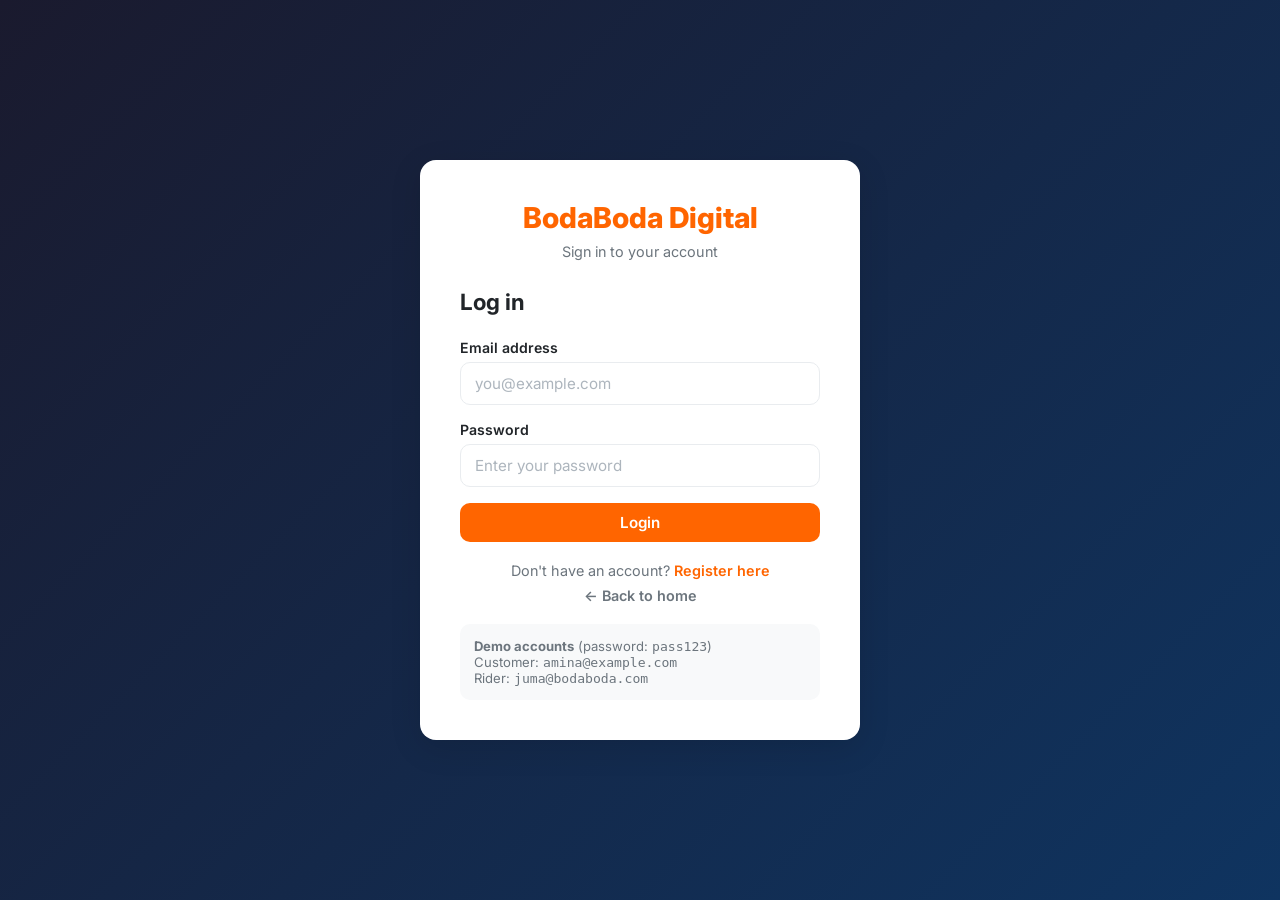
<file: frontend/dashboard.html>
<!DOCTYPE html>
<html lang="en">
<head>
  <meta charset="UTF-8">
  <meta name="viewport" content="width=device-width, initial-scale=1.0">
  <title>My Dashboard – BodaBoda Digital</title>
  <link rel="stylesheet" href="css/styles.css">
</head>
<body>

  <nav class="navbar">
    <a href="/" class="navbar-brand">BodaBoda Digital</a>
    <div class="navbar-links">
      <a href="request.html"><button class="btn btn-primary btn-sm">+ New Ride</button></a>
      <button class="btn btn-outline btn-sm" onclick="logout()">Logout</button>
    </div>
  </nav>

  <div class="page-wrapper">

    <div class="page-header">
      <h1>My Dashboard</h1>
      <p id="welcome-sub" class="text-muted"></p>
    </div>

    <div id="alert-box"></div>

    <div class="stats-grid" id="stats-grid">
      <div class="stat-card">
        <div class="stat-label">Completed Trips</div>
        <div class="stat-value" id="stat-completed">—</div>
      </div>
      <div class="stat-card">
        <div class="stat-label">Total Trips</div>
        <div class="stat-value" id="stat-total">—</div>
      </div>
      <div class="stat-card">
        <div class="stat-label">Phone</div>
        <div class="stat-value" id="stat-phone" style="font-size:1.1rem;">—</div>
      </div>
    </div>

    <div class="table-wrap">
      <h3 style="padding:20px 24px 0;">Recent Trips</h3>
      <div id="trips-body">
        <p style="padding:24px; color:var(--text-muted);">Loading trips...</p>
      </div>
    </div>

  </div>

  <script src="js/app.js"></script>
  <script>
    requireLogin('customer');
    const user = getStoredUser();
    document.getElementById('welcome-sub').textContent = user.name;

    async function loadDashboard() {
      try {
        const res  = await fetch(`/api/dashboard/customer?user_id=${user.user_id}`);
        const data = await res.json();
        if (!res.ok) throw new Error(data.error || 'Failed to load dashboard');

        document.getElementById('stat-completed').textContent = data.completed;
        document.getElementById('stat-total').textContent     = data.trips.length;
        document.getElementById('stat-phone').textContent     = data.phone || '—';

        if (!data.trips.length) {
          document.getElementById('trips-body').innerHTML = `
            <div style="padding:40px; text-align:center; color:var(--text-muted);">
              No trips on record. <a href="request.html" style="color:var(--orange); font-weight:600;">Request a ride</a>
            </div>`;
          return;
        }

        document.getElementById('trips-body').innerHTML = `
          <table>
            <thead>
              <tr>
                <th>#</th><th>Pickup</th><th>Destination</th><th>Rider</th>
                <th>Fare</th><th>Status</th><th>Date</th>
              </tr>
            </thead>
            <tbody>
              ${data.trips.map(t => `
                <tr>
                  <td data-label="#">${t.id}</td>
                  <td data-label="Pickup">${t.pickup}</td>
                  <td data-label="Destination">${t.destination}</td>
                  <td data-label="Rider">${t.rider_name || '—'}</td>
                  <td data-label="Fare">TZS ${t.fare ?? '—'}</td>
                  <td data-label="Status"><span class="badge ${badgeClass(t.status)}">${t.status}</span></td>
                  <td data-label="Date">${fmtDate(t.created_at)}</td>
                </tr>`).join('')}
            </tbody>
          </table>`;
      } catch(err) {
        document.getElementById('alert-box').innerHTML = `<div class="alert alert-error">${err.message}</div>`;
      }
    }

    function badgeClass(s) {
      return {completed:'badge-success', active:'badge-info', pending:'badge-warning', cancelled:'badge-danger'}[s] || 'badge-secondary';
    }
    function fmtDate(d) {
      if (!d) return '—';
      return new Date(d).toLocaleDateString('en-KE', { day:'numeric', month:'short', year:'numeric' });
    }

    loadDashboard();
  </script>
</body>
</html>
</file>
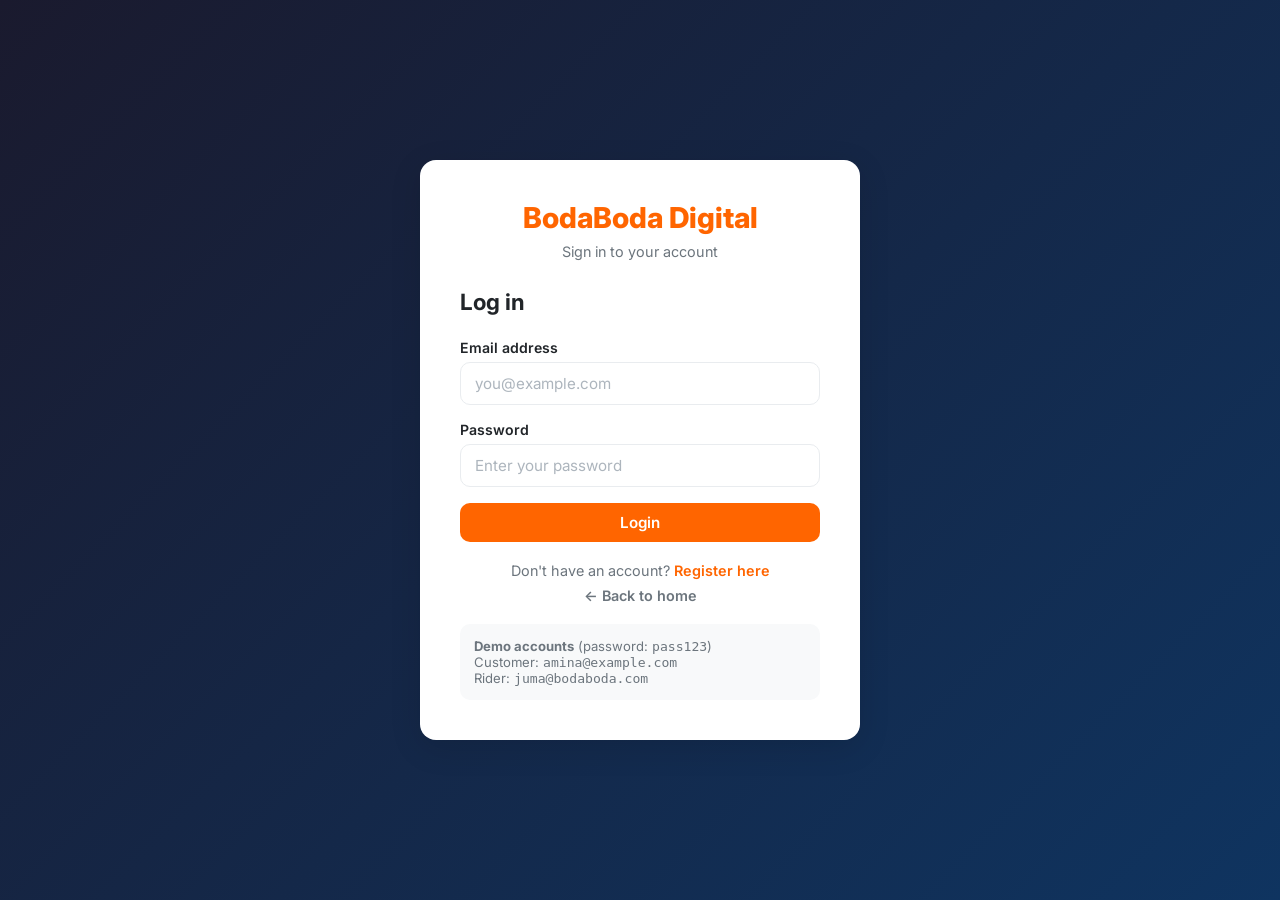
<file: frontend/login.html>
<!DOCTYPE html>
<html lang="en">
<head>
  <meta charset="UTF-8">
  <meta name="viewport" content="width=device-width, initial-scale=1.0">
  <title>Login – BodaBoda Digital</title>
  <link rel="stylesheet" href="css/styles.css">
</head>
<body class="auth-page">

  <div class="auth-card">
    <div class="logo">BodaBoda Digital</div>
    <div class="logo-sub">Sign in to your account</div>

    <h2>Log in</h2>
    <div id="alert-box"></div>

    <form id="login-form">
      <div class="form-group">
        <label class="form-label" for="email">Email address</label>
        <input class="form-input" type="email" id="email" name="email" required placeholder="you@example.com" autocomplete="email">
      </div>
      <div class="form-group">
        <label class="form-label" for="password">Password</label>
        <input class="form-input" type="password" id="password" name="password" required placeholder="Enter your password" autocomplete="current-password">
      </div>
      <button class="btn btn-primary btn-block" type="submit" id="login-btn">
        Login
      </button>
    </form>

    <div class="auth-footer">
      Don't have an account? <a href="register.html">Register here</a>
    </div>
    <div class="auth-footer mt-1">
      <a href="/" style="color:var(--text-muted);">← Back to home</a>
    </div>

    <div style="margin-top:20px; padding:14px; background:var(--gray-1); border-radius:var(--radius); font-size:.82rem; color:var(--text-muted);">
      <strong>Demo accounts</strong> (password: <code>pass123</code>)<br>
      Customer: <code>amina@example.com</code><br>
      Rider: <code>juma@bodaboda.com</code>
    </div>
  </div>

  <script src="js/app.js"></script>
  <script>
    redirectIfLoggedIn();

    document.getElementById('login-form').addEventListener('submit', async function(e) {
      e.preventDefault();
      const btn = document.getElementById('login-btn');
      const alertBox = document.getElementById('alert-box');
      btn.disabled = true;
      btn.innerHTML = '<span class="spinner"></span> Logging in...';
      alertBox.innerHTML = '';

      const email    = document.getElementById('email').value.trim();
      const password = document.getElementById('password').value;

      try {
        const res  = await fetch('/api/login', {
          method: 'POST',
          headers: { 'Content-Type': 'application/json' },
          body: JSON.stringify({ email, password }),
        });
        const data = await res.json();
        if (!res.ok) throw new Error(data.error || 'Login failed');

        storeUser(data);
        const redirect = data.role === 'rider' ? 'rider-dashboard.html' : 'dashboard.html';
        window.location.href = redirect;
      } catch(err) {
        alertBox.innerHTML = `<div class="alert alert-error">${err.message}</div>`;
        btn.disabled = false;
        btn.textContent = 'Login';
      }
    });
  </script>
</body>
</html>
</file>
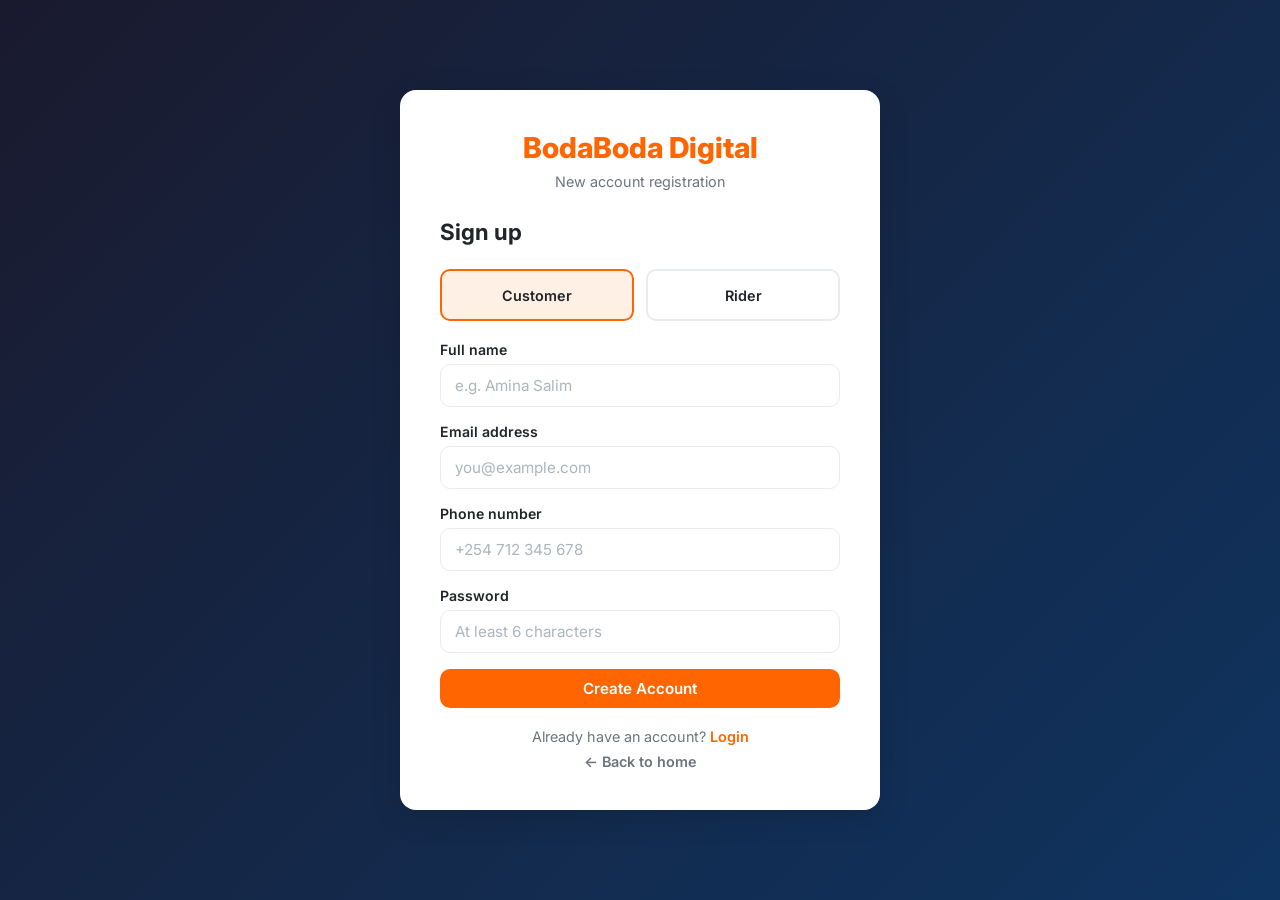
<file: frontend/register.html>
<!DOCTYPE html>
<html lang="en">
<head>
  <meta charset="UTF-8">
  <meta name="viewport" content="width=device-width, initial-scale=1.0">
  <title>Register – BodaBoda Digital</title>
  <link rel="stylesheet" href="css/styles.css">
</head>
<body class="auth-page">

  <div class="auth-card" style="max-width:480px;">
    <div class="logo">BodaBoda Digital</div>
    <div class="logo-sub">New account registration</div>

    <h2>Sign up</h2>
    <div id="alert-box"></div>

    <div class="role-selector">
      <div class="role-option active" data-role="customer" id="role-customer">
        <span>Customer</span>
      </div>
      <div class="role-option" data-role="rider" id="role-rider">
        <span>Rider</span>
      </div>
    </div>

    <form id="register-form">
      <input type="hidden" id="role-input" name="role" value="customer">

      <div class="form-group">
        <label class="form-label" for="name">Full name</label>
        <input class="form-input" type="text" id="name" name="name" required placeholder="e.g. Amina Salim">
      </div>
      <div class="form-group">
        <label class="form-label" for="email">Email address</label>
        <input class="form-input" type="email" id="email" name="email" required placeholder="you@example.com" autocomplete="email">
      </div>
      <div class="form-group">
        <label class="form-label" for="phone">Phone number</label>
        <input class="form-input" type="tel" id="phone" name="phone" placeholder="+254 712 345 678">
      </div>
      <div class="form-group">
        <label class="form-label" for="password">Password</label>
        <input class="form-input" type="password" id="password" name="password" required placeholder="At least 6 characters" autocomplete="new-password">
      </div>

      <div class="form-group" id="plate-group" style="display:none;">
        <label class="form-label" for="bike_plate">Bike registration plate</label>
        <input class="form-input" type="text" id="bike_plate" name="bike_plate" placeholder="e.g. KCA 456X">
      </div>

      <button class="btn btn-primary btn-block" type="submit" id="register-btn">
        Create Account
      </button>
    </form>

    <div class="auth-footer">
      Already have an account? <a href="login.html">Login</a>
    </div>
    <div class="auth-footer mt-1">
      <a href="/" style="color:var(--text-muted);">← Back to home</a>
    </div>
  </div>

  <script src="js/app.js"></script>
  <script>
    redirectIfLoggedIn();

    // Pre-select role from URL param
    const urlParams = new URLSearchParams(window.location.search);
    if (urlParams.get('role') === 'rider') selectRole('rider');

    // Role toggle
    document.querySelectorAll('.role-option').forEach(el => {
      el.addEventListener('click', () => selectRole(el.dataset.role));
    });

    function selectRole(role) {
      document.querySelectorAll('.role-option').forEach(el => el.classList.remove('active'));
      document.querySelector(`[data-role="${role}"]`).classList.add('active');
      document.getElementById('role-input').value = role;
      document.getElementById('plate-group').style.display = role === 'rider' ? 'block' : 'none';
    }

    document.getElementById('register-form').addEventListener('submit', async function(e) {
      e.preventDefault();
      const btn      = document.getElementById('register-btn');
      const alertBox = document.getElementById('alert-box');
      btn.disabled = true;
      btn.innerHTML = '<span class="spinner"></span> Creating account...';
      alertBox.innerHTML = '';

      const payload = {
        name:       document.getElementById('name').value.trim(),
        email:      document.getElementById('email').value.trim(),
        phone:      document.getElementById('phone').value.trim(),
        password:   document.getElementById('password').value,
        role:       document.getElementById('role-input').value,
        bike_plate: document.getElementById('bike_plate').value.trim(),
      };

      if (payload.password.length < 6) {
        alertBox.innerHTML = '<div class="alert alert-error">Password must be at least 6 characters.</div>';
        btn.disabled = false; btn.textContent = 'Create Account';
        return;
      }

      try {
        const res  = await fetch('/api/register', {
          method: 'POST',
          headers: { 'Content-Type': 'application/json' },
          body: JSON.stringify(payload),
        });
        const data = await res.json();
        if (!res.ok) throw new Error(data.error || 'Registration failed');

        storeUser(data);
        const redirect = data.role === 'rider' ? 'rider-dashboard.html' : 'dashboard.html';
        window.location.href = redirect;
      } catch(err) {
        alertBox.innerHTML = `<div class="alert alert-error">${err.message}</div>`;
        btn.disabled = false;
        btn.textContent = 'Create Account';
      }
    });
  </script>
</body>
</html>
</file>
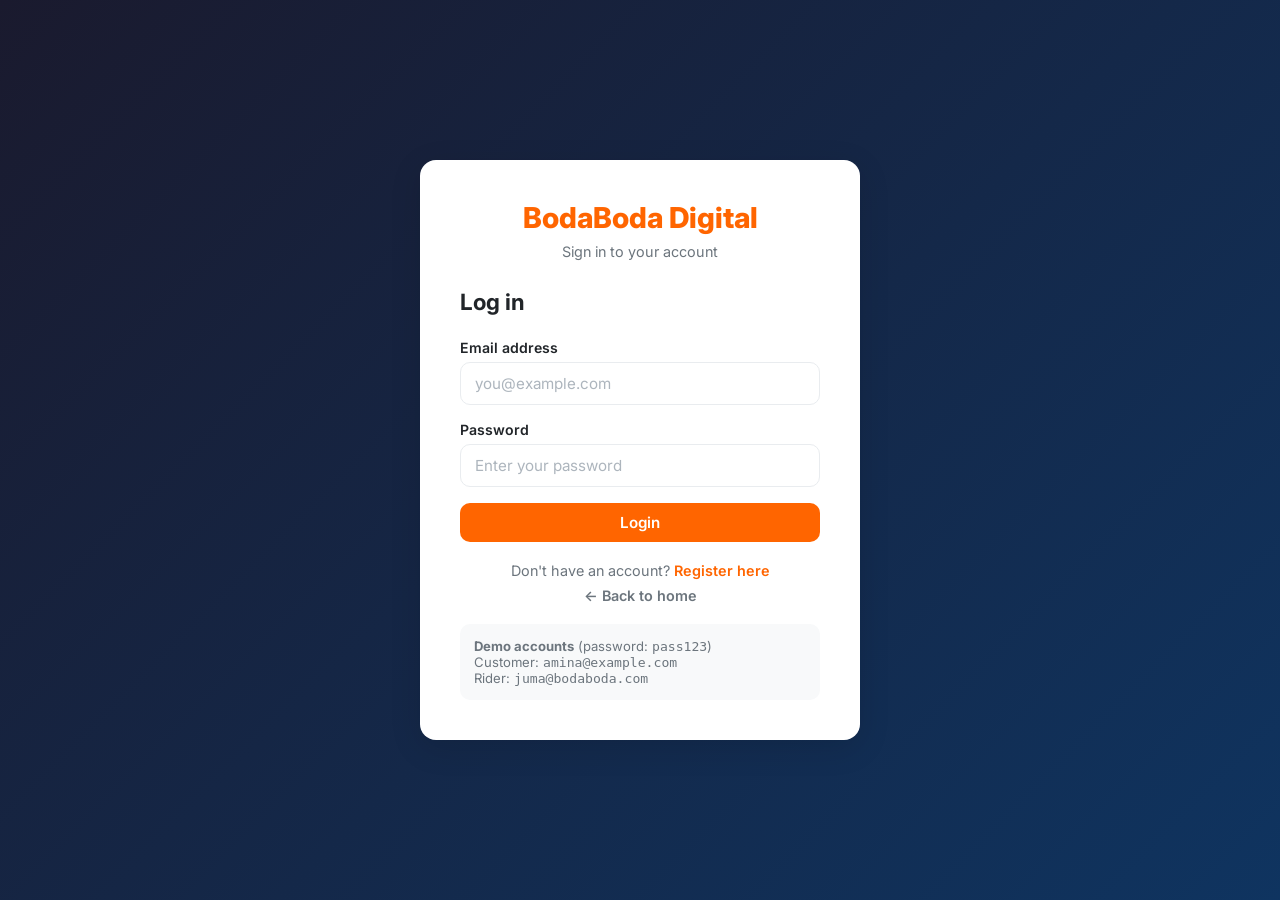
<file: frontend/request.html>
<!DOCTYPE html>
<html lang="en">
<head>
  <meta charset="UTF-8">
  <meta name="viewport" content="width=device-width, initial-scale=1.0">
  <title>Request a Ride – BodaBoda Digital</title>
  <link rel="stylesheet" href="css/styles.css">
</head>
<body>

  <nav class="navbar">
    <a href="/" class="navbar-brand">BodaBoda Digital</a>
    <div class="navbar-links">
      <span id="nav-user" style="font-size:.9rem;color:var(--text-muted);"></span>
      <a href="dashboard.html"><button class="btn btn-ghost btn-sm">My Trips</button></a>
      <button class="btn btn-outline btn-sm" onclick="logout()">Logout</button>
    </div>
  </nav>

  <div class="page-wrapper">
    <div class="page-header">
      <h1>Request a Ride</h1>
      <p>Enter where you are and where you need to go. A rider will be assigned to your trip.</p>
    </div>

    <div class="request-layout">

      <!-- Request form -->
      <div class="card">
        <h3 style="margin-bottom:20px; font-size:1.1rem;">New trip request</h3>
        <div id="ride-alert"></div>

        <form id="request-form">
          <div class="form-group">
            <label class="form-label" for="pickup">Pickup location</label>
            <input class="form-input" type="text" id="pickup" name="pickup" required placeholder="e.g. Kariakoo Market">
          </div>
          <div class="form-group">
            <label class="form-label" for="destination">Destination</label>
            <input class="form-input" type="text" id="destination" name="destination" required placeholder="e.g. Mwenge Bus Terminal">
          </div>
          <button class="btn btn-primary btn-block" type="submit" id="ride-btn">
            Request Ride
          </button>
        </form>

        <div id="ride-result" style="display:none;" class="mt-2">
          <div class="alert alert-success" id="ride-success-msg"></div>
          <div style="display:flex;gap:12px;flex-wrap:wrap;margin-top:8px;">
            <div class="stat-card" style="flex:1;min-width:100px;">
              <div class="stat-label">Rider</div>
              <div class="stat-value" id="result-rider" style="font-size:1.1rem;"></div>
            </div>
            <div class="stat-card" style="flex:1;min-width:100px;">
              <div class="stat-label">Est. Fare</div>
              <div class="stat-value" id="result-fare" style="font-size:1.1rem; color:var(--orange);"></div>
            </div>
          </div>
        </div>
      </div>

      <!-- Available riders -->
      <div>
        <div class="card" style="margin-bottom:20px;">
          <h3 style="margin-bottom:16px; font-size:1rem;">Available Riders</h3>
          <div id="riders-list"><p class="text-muted fs-sm">Loading riders...</p></div>
        </div>
      </div>

    </div>
  </div>

  <script src="js/app.js"></script>
  <script>
    requireLogin();
    const user = getStoredUser();
    document.getElementById('nav-user').textContent = `Hi, ${user.name.split(' ')[0]}`;

    async function loadRiders() {
      try {
        const res    = await fetch('/api/riders');
        const riders = await res.json();
        const el     = document.getElementById('riders-list');
        const avail  = riders.filter(r => r.status === 'available');
        if (!avail.length) {
          el.innerHTML = '<p class="text-muted fs-sm">No riders available right now.</p>';
          return;
        }
        el.innerHTML = `<div class="riders-grid">` + avail.slice(0, 6).map(r => `
          <div class="rider-card">
            <div class="rider-avatar">${r.name.charAt(0).toUpperCase()}</div>
            <h4>${r.name}</h4>
            <p>${r.bike_plate}</p>
            <div style="font-size:.85rem;">${parseFloat(r.rating).toFixed(1)} / 5</div>
            <span class="badge badge-success" style="margin-top:6px;">Available</span>
          </div>
        `).join('') + `</div>`;
      } catch(e) {
        document.getElementById('riders-list').innerHTML = '<p class="text-muted fs-sm">Could not load riders.</p>';
      }
    }
    loadRiders();

    document.getElementById('request-form').addEventListener('submit', async function(e) {
      e.preventDefault();
      const btn      = document.getElementById('ride-btn');
      const alertEl  = document.getElementById('ride-alert');
      const resultEl = document.getElementById('ride-result');
      btn.disabled = true;
      btn.innerHTML = '<span class="spinner"></span> Finding rider...';
      alertEl.innerHTML = '';
      resultEl.style.display = 'none';

      const pickup      = document.getElementById('pickup').value.trim();
      const destination = document.getElementById('destination').value.trim();

      try {
        const res  = await fetch('/api/trips', {
          method: 'POST',
          headers: { 'Content-Type': 'application/json' },
          body: JSON.stringify({ customer_id: user.user_id, pickup, destination }),
        });
        const data = await res.json();
        if (!res.ok) throw new Error(data.error || 'Request failed');

        document.getElementById('ride-success-msg').textContent = data.message;
        document.getElementById('result-rider').textContent = data.rider;
        document.getElementById('result-fare').textContent  = `TZS ${data.fare}`;
        resultEl.style.display = 'block';
        document.getElementById('request-form').reset();
        loadRiders();
      } catch(err) {
        alertEl.innerHTML = `<div class="alert alert-error">${err.message}</div>`;
      } finally {
        btn.disabled = false;
        btn.textContent = 'Request Ride';
      }
    });
  </script>
</body>
</html>
</file>
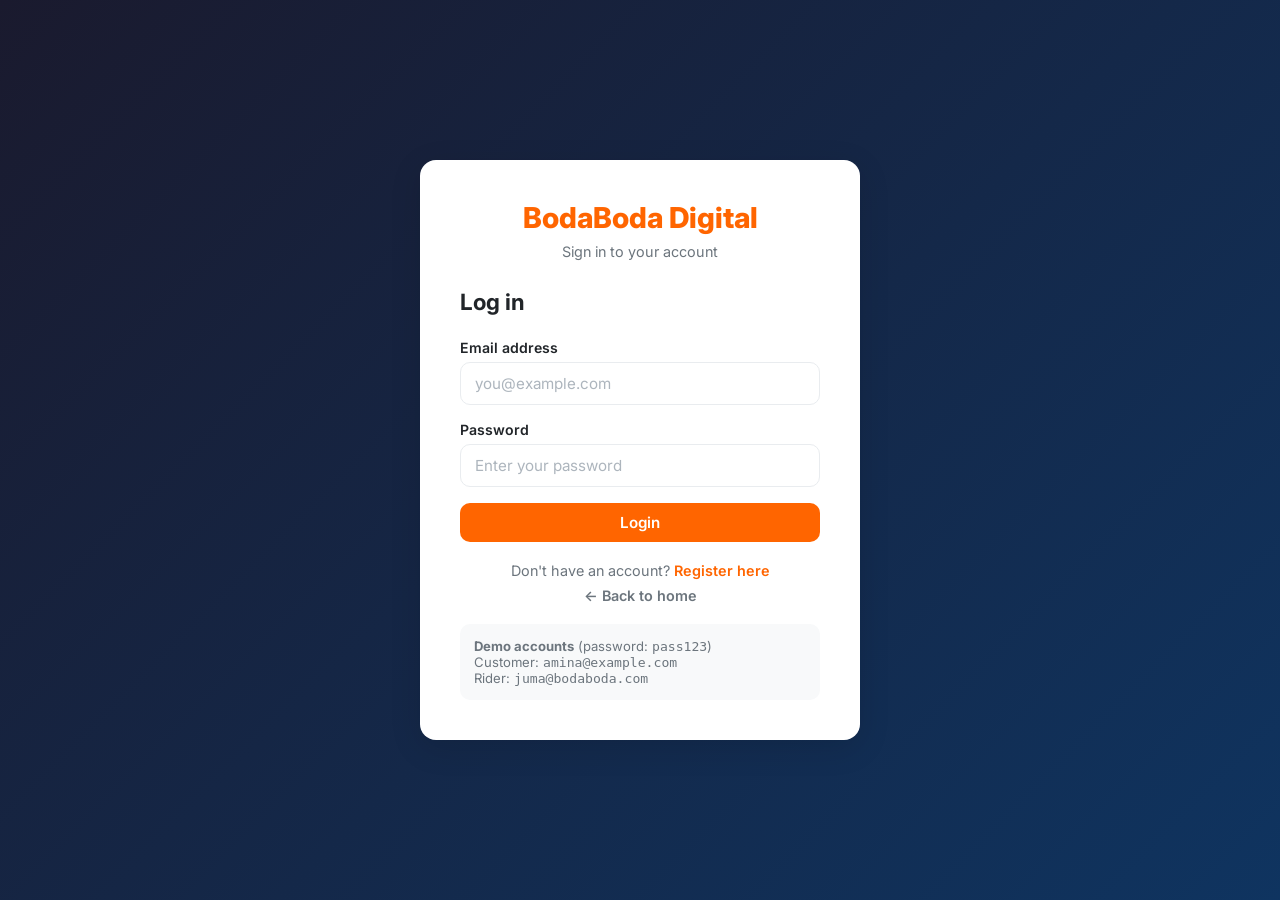
<file: frontend/rider-dashboard.html>
<!DOCTYPE html>
<html lang="en">
<head>
  <meta charset="UTF-8">
  <meta name="viewport" content="width=device-width, initial-scale=1.0">
  <title>Rider Dashboard – BodaBoda Digital</title>
  <link rel="stylesheet" href="css/styles.css">
</head>
<body>

  <nav class="navbar">
    <a href="/" class="navbar-brand">BodaBoda Digital</a>
    <div class="navbar-links">
      <span id="nav-status-badge"></span>
      <button class="btn btn-outline btn-sm" onclick="logout()">Logout</button>
    </div>
  </nav>

  <div class="page-wrapper">

    <div class="page-header">
      <h1 id="rider-name">Rider Dashboard</h1>
      <p id="rider-sub" class="text-muted"></p>
    </div>

    <div id="alert-box"></div>

    <div class="stats-grid" style="margin-bottom:28px;">
      <div class="stat-card">
        <div class="stat-label">Completed</div>
        <div class="stat-value" id="stat-completed">—</div>
      </div>
      <div class="stat-card">
        <div class="stat-label">Pending</div>
        <div class="stat-value" id="stat-pending">—</div>
      </div>
      <div class="stat-card">
        <div class="stat-label">Rating</div>
        <div class="stat-value" id="stat-rating">—</div>
      </div>
      <div class="stat-card">
        <div class="stat-label">Bike Plate</div>
        <div class="stat-value" id="stat-plate" style="font-size:1.1rem;">—</div>
      </div>
    </div>

    <div class="card" style="margin-bottom:28px;">
      <h3 style="font-size:1rem; margin-bottom:14px;">Availability</h3>
      <p class="text-muted fs-sm" style="margin-bottom:12px;">Set your availability below. Only available riders are assigned new trips.</p>
      <div class="status-toggle" id="status-toggle">
        <button class="status-btn" data-status="available" onclick="setStatus('available')">Available</button>
        <button class="status-btn" data-status="busy"      onclick="setStatus('busy')">Busy</button>
        <button class="status-btn" data-status="offline"   onclick="setStatus('offline')">Offline</button>
      </div>
      <div id="status-msg"></div>
    </div>

    <div class="card" style="margin-bottom:28px;">
      <div style="display:flex;justify-content:space-between;gap:12px;align-items:flex-start;flex-wrap:wrap;margin-bottom:14px;">
        <div>
          <h3 style="font-size:1rem; margin-bottom:6px;">Live Ride Requests</h3>
          <p class="text-muted fs-sm">Realtime ride requests delivered through MQTT and streamed into this dashboard.</p>
        </div>
        <span id="stream-status" class="badge badge-secondary">Connecting</span>
      </div>
      <div id="live-requests" class="live-requests">
        <p class="text-muted fs-sm" id="live-empty">Waiting for incoming requests...</p>
      </div>
    </div>

    <div class="table-wrap">
      <h3 style="padding:20px 24px 0;">Assigned Trips</h3>
      <div id="trips-body">
        <p style="padding:24px; color:var(--text-muted);">Loading trips...</p>
      </div>
    </div>

  </div>

  <script src="js/app.js"></script>
  <script>
    requireLogin('rider');
    const user = getStoredUser();
    let rideStream = null;

    async function loadDashboard() {
      try {
        const res  = await fetch(`/api/dashboard/rider?user_id=${user.user_id}`);
        const data = await res.json();
        if (!res.ok) throw new Error(data.error || 'Failed to load dashboard');

        document.getElementById('rider-name').textContent     = data.name;
        document.getElementById('rider-sub').textContent      = `Bike: ${data.bike_plate}  ·  Rating: ${data.rating.toFixed(1)} / 5`;
        document.getElementById('stat-completed').textContent = data.completed;
        document.getElementById('stat-pending').textContent   = data.pending;
        document.getElementById('stat-rating').textContent    = `${data.rating.toFixed(1)} / 5`;
        document.getElementById('stat-plate').textContent     = data.bike_plate;

        document.querySelectorAll('.status-btn').forEach(btn => {
          btn.classList.toggle('active', btn.dataset.status === data.status);
        });
        updateNavBadge(data.status);

        if (!data.trips.length) {
          document.getElementById('trips-body').innerHTML = `
            <div style="padding:40px; text-align:center; color:var(--text-muted);">
              No trips assigned yet. Switch your status to <strong>Available</strong> to start receiving requests.
            </div>`;
          return;
        }

        document.getElementById('trips-body').innerHTML = `
          <table>
            <thead>
              <tr>
                <th>#</th><th>Customer</th><th>Pickup</th><th>Destination</th>
                <th>Fare</th><th>Status</th><th>Date</th>
              </tr>
            </thead>
            <tbody>
              ${data.trips.map(t => `
                <tr>
                  <td data-label="#">${t.id}</td>
                  <td data-label="Customer">${t.customer_name || '—'}</td>
                  <td data-label="Pickup">${t.pickup}</td>
                  <td data-label="Destination">${t.destination}</td>
                  <td data-label="Fare">TZS ${t.fare ?? '—'}</td>
                  <td data-label="Status"><span class="badge ${badgeClass(t.status)}">${t.status}</span></td>
                  <td data-label="Date">${fmtDate(t.created_at)}</td>
                </tr>`).join('')}
            </tbody>
          </table>`;
      } catch(err) {
        document.getElementById('alert-box').innerHTML = `<div class="alert alert-error">${err.message}</div>`;
      }
    }

    async function setStatus(status) {
      const msgEl = document.getElementById('status-msg');
      msgEl.innerHTML = '<span class="text-muted fs-sm">Updating...</span>';
      try {
        const res  = await fetch('/api/riders/status', {
          method: 'PATCH',
          headers: { 'Content-Type': 'application/json' },
          body: JSON.stringify({ user_id: user.user_id, status }),
        });
        const data = await res.json();
        if (!res.ok) throw new Error(data.error);
        document.querySelectorAll('.status-btn').forEach(btn => {
          btn.classList.toggle('active', btn.dataset.status === status);
        });
        updateNavBadge(status);
        msgEl.innerHTML = `<span class="text-success fs-sm">${data.message}</span>`;
        setTimeout(() => msgEl.innerHTML = '', 3000);
      } catch(err) {
        msgEl.innerHTML = `<span class="text-danger fs-sm">${err.message}</span>`;
      }
    }

    function appendIncomingRequest(event) {
      if (String(event.rider_id) !== String(user.rider_id)) return;

      const feed = document.getElementById('live-requests');
      document.getElementById('live-empty')?.remove();

      const item = document.createElement('div');
      item.className = 'live-request-card';
      item.innerHTML = `
        <div style="display:flex;justify-content:space-between;gap:12px;flex-wrap:wrap;">
          <strong>${event.customer_name || 'Customer'}</strong>
          <span class="badge badge-warning">Pending</span>
        </div>
        <div class="text-muted fs-sm" style="margin-top:6px;">
          ${event.pickup} -> ${event.destination}
        </div>
        <div style="margin-top:10px;display:flex;gap:12px;flex-wrap:wrap;font-size:.9rem;">
          <span><strong>Fare:</strong> TZS ${event.fare ?? '—'}</span>
          <span><strong>Trip #:</strong> ${event.trip_id}</span>
          <span><strong>Time:</strong> ${fmtDate(event.timestamp)}</span>
        </div>`;

      feed.prepend(item);

      while (feed.children.length > 5) {
        feed.removeChild(feed.lastElementChild);
      }
    }

    function connectRideStream() {
      const statusEl = document.getElementById('stream-status');
      try {
        if (rideStream) rideStream.close();
        rideStream = new EventSource(`/api/rides/stream?rider_id=${user.rider_id}`);

        rideStream.addEventListener('ride-request', (event) => {
          appendIncomingRequest(JSON.parse(event.data));
        });

        rideStream.onopen = () => {
          statusEl.className = 'badge badge-success';
          statusEl.textContent = 'Live';
        };

        rideStream.onerror = () => {
          statusEl.className = 'badge badge-danger';
          statusEl.textContent = 'Offline';
        };
      } catch (err) {
        statusEl.className = 'badge badge-danger';
        statusEl.textContent = 'Offline';
      }
    }

    function updateNavBadge(status) {
      const colors = { available: 'badge-success', busy: 'badge-warning', offline: 'badge-secondary' };
      document.getElementById('nav-status-badge').innerHTML =
        `<span class="badge ${colors[status] || 'badge-secondary'}">${status}</span>`;
    }

    function badgeClass(s) {
      return {completed:'badge-success', active:'badge-info', pending:'badge-warning', cancelled:'badge-danger'}[s] || 'badge-secondary';
    }
    function fmtDate(d) {
      if (!d) return '—';
      return new Date(d).toLocaleDateString('en-KE', { day:'numeric', month:'short', year:'numeric' });
    }

    loadDashboard();
    connectRideStream();
  </script>
</body>
</html>
</file>
<file: frontend/css/styles.css>
@import url('https://fonts.googleapis.com/css2?family=Inter:wght@400;500;600;700;800&display=swap');

:root {
  --orange:       #FF6500;
  --orange-dark:  #D94F00;
  --orange-light: #FFF0E6;
  --dark:         #1A1A2E;
  --dark-2:       #16213E;
  --gray-1:       #F8F9FA;
  --gray-2:       #E9ECEF;
  --gray-3:       #ADB5BD;
  --text:         #212529;
  --text-muted:   #6C757D;
  --success:      #2ECC71;
  --danger:       #E74C3C;
  --warning:      #F39C12;
  --white:        #FFFFFF;
  --radius:       10px;
  --radius-lg:    16px;
  --shadow:       0 2px 12px rgba(0,0,0,.08);
  --shadow-lg:    0 8px 32px rgba(0,0,0,.12);
  --transition:   all .2s ease;
}

*, *::before, *::after { box-sizing: border-box; margin: 0; padding: 0; }

body {
  font-family: 'Inter', Arial, sans-serif;
  background: var(--gray-1);
  color: var(--text);
  min-height: 100vh;
}

a { text-decoration: none; color: inherit; }

/* ── Navbar ─────────────────────────────────────── */
.navbar {
  background: var(--white);
  border-bottom: 1px solid var(--gray-2);
  padding: 0 24px;
  height: 64px;
  display: flex;
  align-items: center;
  justify-content: space-between;
  position: sticky;
  top: 0;
  z-index: 100;
  box-shadow: var(--shadow);
}
.navbar-brand {
  display: flex;
  align-items: center;
  gap: 10px;
  font-size: 1.4rem;
  font-weight: 800;
  color: var(--orange);
}
.navbar-brand .icon { font-size: 1.6rem; }
.navbar-links { display: flex; align-items: center; gap: 12px; }

/* ── Buttons ─────────────────────────────────────── */
.btn {
  display: inline-flex;
  align-items: center;
  justify-content: center;
  gap: 6px;
  padding: 10px 20px;
  font-size: .95rem;
  font-weight: 600;
  border-radius: var(--radius);
  border: none;
  cursor: pointer;
  transition: var(--transition);
  font-family: 'Inter', Arial, sans-serif;
}
.btn-primary {
  background: var(--orange);
  color: var(--white);
}
.btn-primary:hover { background: var(--orange-dark); }
.btn-outline {
  background: transparent;
  color: var(--orange);
  border: 2px solid var(--orange);
}
.btn-outline:hover { background: var(--orange-light); }
.btn-ghost {
  background: transparent;
  color: var(--text-muted);
}
.btn-ghost:hover { background: var(--gray-2); color: var(--text); }
.btn-success { background: var(--success); color: var(--white); }
.btn-success:hover { background: #27AE60; }
.btn-danger  { background: var(--danger);  color: var(--white); }
.btn-danger:hover  { background: #C0392B; }
.btn-sm { padding: 6px 14px; font-size: .85rem; }
.btn-lg { padding: 14px 32px; font-size: 1.05rem; }
.btn-block { width: 100%; }
.btn:disabled { opacity: .5; cursor: not-allowed; }

/* ── Hero ────────────────────────────────────────── */
.hero {
  background: linear-gradient(135deg, var(--dark) 0%, var(--dark-2) 50%, #0F3460 100%);
  color: var(--white);
  padding: 80px 24px 100px;
  text-align: center;
  position: relative;
  overflow: hidden;
}
.hero::before {
  content: '';
  position: absolute;
  inset: 0;
  background: url("data:image/svg+xml,%3Csvg width='60' height='60' viewBox='0 0 60 60' xmlns='http://www.w3.org/2000/svg'%3E%3Cg fill='none' fill-rule='evenodd'%3E%3Cg fill='%23ffffff' fill-opacity='0.03'%3E%3Ccircle cx='30' cy='30' r='4'/%3E%3C/g%3E%3C/g%3E%3C/svg%3E");
  pointer-events: none;
}
.hero-badge {
  display: inline-block;
  background: rgba(255,101,0,.2);
  border: 1px solid rgba(255,101,0,.4);
  color: #FFB380;
  padding: 6px 16px;
  border-radius: 20px;
  font-size: .85rem;
  font-weight: 600;
  margin-bottom: 24px;
}
.hero h1 {
  font-size: clamp(2rem, 5vw, 3.5rem);
  font-weight: 800;
  line-height: 1.15;
  margin-bottom: 20px;
}
.hero h1 span { color: var(--orange); }
.hero p {
  font-size: 1.15rem;
  color: rgba(255,255,255,.75);
  max-width: 520px;
  margin: 0 auto 36px;
}
.hero-cta { display: flex; gap: 14px; justify-content: center; flex-wrap: wrap; }

/* ── Stats bar ───────────────────────────────────── */
.stats-bar {
  background: var(--white);
  box-shadow: var(--shadow-lg);
  border-radius: var(--radius-lg);
  display: flex;
  justify-content: space-around;
  flex-wrap: wrap;
  gap: 16px;
  padding: 24px 32px;
  max-width: 800px;
  margin: -40px auto 0;
  position: relative;
  z-index: 10;
}
.stat-item { text-align: center; }
.stat-item .num {
  font-size: 1.8rem;
  font-weight: 800;
  color: var(--orange);
  display: block;
}
.stat-item .label {
  font-size: .82rem;
  color: var(--text-muted);
  font-weight: 500;
  text-transform: uppercase;
  letter-spacing: .05em;
}

/* ── Section ─────────────────────────────────────── */
.section { padding: 72px 24px; }
.section-title {
  text-align: center;
  font-size: 2rem;
  font-weight: 800;
  margin-bottom: 8px;
}
.section-sub {
  text-align: center;
  color: var(--text-muted);
  margin-bottom: 48px;
  font-size: 1rem;
}

/* ── Cards ───────────────────────────────────────── */
.card {
  background: var(--white);
  border-radius: var(--radius-lg);
  box-shadow: var(--shadow);
  padding: 28px;
}
.card-grid {
  display: grid;
  grid-template-columns: repeat(auto-fit, minmax(240px, 1fr));
  gap: 24px;
  max-width: 1100px;
  margin: 0 auto;
}
.feature-card {
  text-align: center;
  padding: 36px 24px;
  border-radius: var(--radius-lg);
  background: var(--white);
  box-shadow: var(--shadow);
  transition: var(--transition);
}
.feature-card:hover { transform: translateY(-4px); box-shadow: var(--shadow-lg); }
.feature-card h3 { font-size: 1.1rem; font-weight: 700; margin-bottom: 8px; }
.feature-card p  { color: var(--text-muted); font-size: .9rem; line-height: 1.6; }

/* ── Steps ───────────────────────────────────────── */
.steps { display: flex; justify-content: center; gap: 40px; flex-wrap: wrap; }
.step { text-align: center; max-width: 200px; }
.step-num {
  width: 52px; height: 52px;
  background: var(--orange);
  color: var(--white);
  border-radius: 50%;
  display: flex; align-items: center; justify-content: center;
  font-size: 1.3rem;
  font-weight: 800;
  margin: 0 auto 16px;
}
.step h3 { font-size: 1rem; font-weight: 700; margin-bottom: 6px; }
.step p  { color: var(--text-muted); font-size: .88rem; }

/* ── Auth pages ──────────────────────────────────── */
.auth-page {
  min-height: 100vh;
  display: flex;
  align-items: center;
  justify-content: center;
  background: linear-gradient(135deg, var(--dark) 0%, #0F3460 100%);
  padding: 24px;
}
.auth-card {
  background: var(--white);
  border-radius: var(--radius-lg);
  padding: 40px;
  width: 100%;
  max-width: 440px;
  box-shadow: var(--shadow-lg);
}
.auth-card .logo {
  text-align: center;
  font-size: 1.8rem;
  font-weight: 800;
  color: var(--orange);
  margin-bottom: 8px;
}
.auth-card .logo-sub {
  text-align: center;
  color: var(--text-muted);
  margin-bottom: 28px;
  font-size: .9rem;
}
.auth-card h2 { font-size: 1.4rem; font-weight: 700; margin-bottom: 24px; }
.auth-footer {
  text-align: center;
  margin-top: 20px;
  color: var(--text-muted);
  font-size: .9rem;
}
.auth-footer a { color: var(--orange); font-weight: 600; }

/* Role selector */
.role-selector {
  display: grid;
  grid-template-columns: 1fr 1fr;
  gap: 12px;
  margin-bottom: 20px;
}
.role-option {
  border: 2px solid var(--gray-2);
  border-radius: var(--radius);
  padding: 14px 10px;
  text-align: center;
  cursor: pointer;
  transition: var(--transition);
}
.role-option:hover { border-color: var(--orange); }
.role-option.active { border-color: var(--orange); background: var(--orange-light); }
.role-option span { font-size: .9rem; font-weight: 600; }

/* ── Form ────────────────────────────────────────── */
.form-group { margin-bottom: 16px; }
.form-label { display: block; font-size: .88rem; font-weight: 600; margin-bottom: 6px; color: var(--text); }
.form-input {
  width: 100%;
  padding: 11px 14px;
  border: 1.5px solid var(--gray-2);
  border-radius: var(--radius);
  font-size: .95rem;
  font-family: 'Inter', Arial, sans-serif;
  background: var(--white);
  color: var(--text);
  transition: var(--transition);
}
.form-input:focus { outline: none; border-color: var(--orange); box-shadow: 0 0 0 3px rgba(255,101,0,.12); }
.form-input::placeholder { color: var(--gray-3); }
.form-select {
  appearance: none;
  background-image: url("data:image/svg+xml,%3Csvg xmlns='http://www.w3.org/2000/svg' width='16' height='16' fill='%23ADB5BD' viewBox='0 0 16 16'%3E%3Cpath d='M7.247 11.14 2.451 5.658C1.885 5.013 2.345 4 3.204 4h9.592a1 1 0 0 1 .753 1.659l-4.796 5.48a1 1 0 0 1-1.506 0z'/%3E%3C/svg%3E");
  background-repeat: no-repeat;
  background-position: right 12px center;
  padding-right: 36px;
}

/* ── Alert ───────────────────────────────────────── */
.alert {
  padding: 12px 16px;
  border-radius: var(--radius);
  font-size: .9rem;
  margin-bottom: 16px;
}
.alert-success { background: #D4EDDA; color: #155724; border: 1px solid #C3E6CB; }
.alert-error   { background: #F8D7DA; color: #721C24; border: 1px solid #F5C6CB; }
.alert-info    { background: #D1ECF1; color: #0C5460; border: 1px solid #BEE5EB; }
.alert-warning { background: #FFF3CD; color: #856404; border: 1px solid #FFEEBA; }

/* ── Dashboard pages ─────────────────────────────── */
.page-wrapper { max-width: 1100px; margin: 0 auto; padding: 32px 24px; }
.page-header { margin-bottom: 28px; }
.page-header h1 { font-size: 1.8rem; font-weight: 800; }
.page-header p  { color: var(--text-muted); margin-top: 4px; }

.stats-grid {
  display: grid;
  grid-template-columns: repeat(auto-fit, minmax(160px, 1fr));
  gap: 16px;
  margin-bottom: 28px;
}
.stat-card {
  background: var(--white);
  border-radius: var(--radius-lg);
  padding: 20px;
  box-shadow: var(--shadow);
}
.stat-card .stat-label {
  font-size: .8rem;
  font-weight: 600;
  color: var(--text-muted);
  text-transform: uppercase;
  letter-spacing: .06em;
  margin-bottom: 8px;
}
.stat-card .stat-value {
  font-size: 2rem;
  font-weight: 800;
  color: var(--text);
}

/* ── Table ───────────────────────────────────────── */
.table-wrap {
  background: var(--white);
  border-radius: var(--radius-lg);
  box-shadow: var(--shadow);
  overflow: hidden;
}
.table-wrap h3 {
  padding: 20px 24px 0;
  font-size: 1rem;
  font-weight: 700;
}
table {
  width: 100%;
  border-collapse: collapse;
  font-size: .9rem;
}
thead th {
  background: var(--gray-1);
  padding: 12px 20px;
  text-align: left;
  font-size: .78rem;
  font-weight: 700;
  text-transform: uppercase;
  letter-spacing: .06em;
  color: var(--text-muted);
  border-bottom: 1px solid var(--gray-2);
}
tbody td {
  padding: 14px 20px;
  border-bottom: 1px solid var(--gray-2);
  vertical-align: middle;
}
tbody tr:last-child td { border-bottom: none; }
tbody tr:hover { background: var(--gray-1); }

/* ── Badge ───────────────────────────────────────── */
.badge {
  display: inline-block;
  padding: 3px 10px;
  border-radius: 20px;
  font-size: .76rem;
  font-weight: 700;
  text-transform: uppercase;
  letter-spacing: .04em;
}
.badge-success   { background: #D4EDDA; color: #155724; }
.badge-warning   { background: #FFF3CD; color: #856404; }
.badge-danger    { background: #F8D7DA; color: #721C24; }
.badge-info      { background: #D1ECF1; color: #0C5460; }
.badge-secondary { background: var(--gray-2); color: var(--text-muted); }
.badge-orange    { background: var(--orange-light); color: var(--orange-dark); }

/* ── Rider status toggle ─────────────────────────── */
.status-toggle {
  display: flex;
  gap: 10px;
  flex-wrap: wrap;
  margin-bottom: 16px;
}
.status-btn {
  padding: 8px 18px;
  border-radius: 20px;
  border: 2px solid var(--gray-2);
  background: var(--white);
  font-size: .85rem;
  font-weight: 600;
  cursor: pointer;
  transition: var(--transition);
  font-family: 'Inter', Arial, sans-serif;
}
.status-btn[data-status="available"].active { background: #D4EDDA; border-color: var(--success); color: #155724; }
.status-btn[data-status="busy"].active      { background: #FFF3CD; border-color: var(--warning); color: #856404; }
.status-btn[data-status="offline"].active   { background: var(--gray-2); border-color: var(--gray-3); color: var(--text-muted); }

/* ── Rider card ──────────────────────────────────── */
.riders-grid {
  display: grid;
  grid-template-columns: repeat(auto-fill, minmax(220px, 1fr));
  gap: 16px;
  margin-top: 16px;
}
.rider-card {
  background: var(--white);
  border-radius: var(--radius-lg);
  padding: 20px;
  box-shadow: var(--shadow);
  text-align: center;
}
.rider-avatar {
  width: 48px; height: 48px;
  background: var(--orange-light);
  border-radius: 50%;
  display: flex; align-items: center; justify-content: center;
  font-size: 1.2rem;
  font-weight: 700;
  color: var(--orange-dark);
  margin: 0 auto 12px;
}
.rider-card h4 { font-size: .95rem; font-weight: 700; margin-bottom: 4px; }
.rider-card p  { font-size: .8rem; color: var(--text-muted); margin-bottom: 6px; }

.live-requests {
  display: grid;
  gap: 12px;
}
.live-request-card {
  background: linear-gradient(180deg, rgba(255, 122, 0, 0.06), rgba(255, 122, 0, 0.02));
  border: 1px solid rgba(255, 122, 0, 0.12);
  border-radius: var(--radius-lg);
  padding: 16px 18px;
  box-shadow: var(--shadow);
}
.live-request-card strong {
  color: var(--dark);
}

/* ── Request form page ───────────────────────────── */
.request-layout {
  display: grid;
  grid-template-columns: 1fr 1fr;
  gap: 28px;
  align-items: start;
}
@media (max-width: 768px) {
  .request-layout { grid-template-columns: 1fr; }
}

/* ── Footer ──────────────────────────────────────── */
footer {
  background: var(--dark);
  color: rgba(255,255,255,.6);
  text-align: center;
  padding: 28px 24px;
  font-size: .88rem;
}
footer strong { color: var(--orange); }

/* ── Utility ─────────────────────────────────────── */
.text-orange  { color: var(--orange); }
.text-muted   { color: var(--text-muted); }
.text-success { color: var(--success); }
.text-danger  { color: var(--danger); }
.text-center  { text-align: center; }
.mt-1 { margin-top: 8px;  }
.mt-2 { margin-top: 16px; }
.mt-3 { margin-top: 24px; }
.mb-1 { margin-bottom: 8px;  }
.mb-2 { margin-bottom: 16px; }
.mb-3 { margin-bottom: 24px; }
.d-flex { display: flex; }
.align-center { align-items: center; }
.gap-2 { gap: 8px; }
.fw-bold { font-weight: 700; }
.fs-sm  { font-size: .85rem; }

.spinner {
  width: 20px; height: 20px;
  border: 2px solid rgba(255,255,255,.3);
  border-top-color: var(--white);
  border-radius: 50%;
  animation: spin .7s linear infinite;
  display: inline-block;
}
@keyframes spin { to { transform: rotate(360deg); } }

@media (max-width: 600px) {
  .hero { padding: 56px 16px 80px; }
  .auth-card { padding: 28px 20px; }
  .stats-bar { padding: 20px 16px; }
  .stats-grid { grid-template-columns: 1fr 1fr; }
  thead { display: none; }
  tbody td { display: block; padding: 8px 16px; }
  tbody td::before { content: attr(data-label); font-weight: 700; display: block; font-size: .75rem; color: var(--text-muted); }
}
</file>
